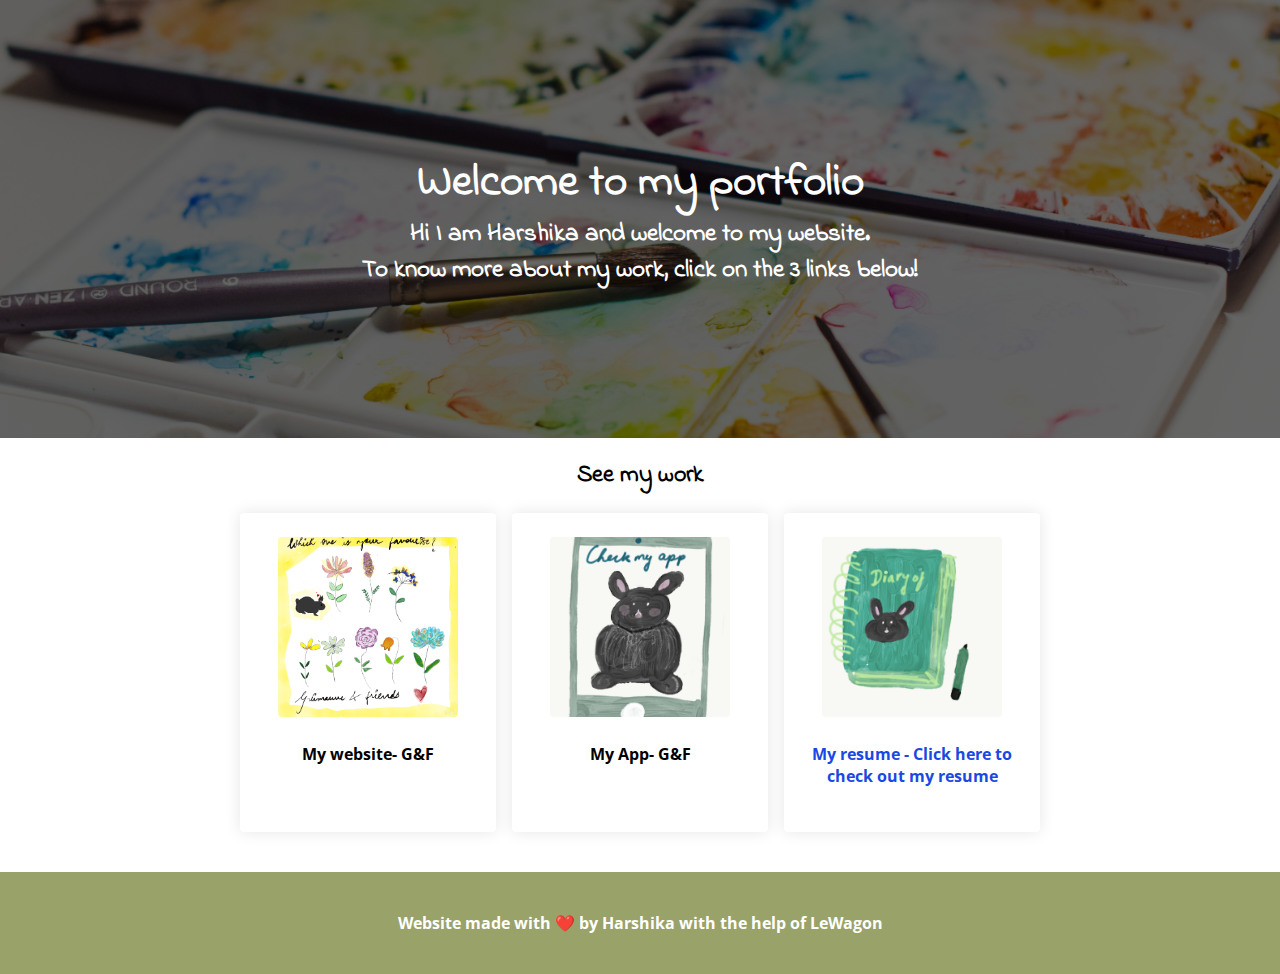
<file: index.html>
<!DOCTYPE html>
<html lang="en">
  <head>
    <meta charset="UTF-8">
    <title>Portfolio-Harshika</title>

    <!-- Importing fonts from Google Fonts-->
<link href="https://fonts.googleapis.com/css2?family=Open+Sans:ital@1&display=swap" rel="stylesheet">
   <link href="https://fonts.googleapis.com/css2?family=Indie+Flower&display=swap" rel="stylesheet">

    <!-- Importing our stylesheet -->
    <link rel="stylesheet" href="style.css">
  </head>
  <body>
    <!-- Code your Banner section -->
    <div class="banner">
      <h1>Welcome to my portfolio</h1>
      <h2>Hi I am Harshika and welcome to my website.</br>To know more about my work, click on the 3 links below!</h2>
  
    </div>

    <!-- Code your Cards section -->
    <div class="container">
      <h2>See my work</h2>
      <!-- Cards container -->
      <div class="cards">

        <!-- Website card -->
        <div class="card">
        <a href="Website.html" target="_blank">
          <img src="images/Guimauve_Flower.png" alt="">
      </a>
          <h4>My website- G&F</h4>
        </div>

        <!-- Application card -->
        <div class="card">
        	 <a href="https://www.figma.com/proto/jAPiXpZGo0zK8v1stASOr9/G-and-F_App_Harshika?node-id=25%3A2&scaling=scale-down" target="_blank">
          <img src="images/2.png" alt=""> </a>
          <h4>My App- G&F</h4>
        </div>

        <!-- Resume card -->
        <div class="card">
            <a href="HarshikaBhandariResume.pdf" target="_blank">
          <img src="images/1..png" alt="">
          <h4>My resume - Click here to check out my resume</h4>
        </div>
      </div>
    </div>

    <!-- Code your Footer section -->
    <div class="footer">
      <div class="container">
        <p>Website made with ❤️ by Harshika with the help of LeWagon</p>
      </div>
    </div>

  </body>
</html>
</file>
<file: style.css>
/* #1A48E3 */
/* #404042 */
  body {

        font-family: 'Open Sans', sans-serif;
        font-size: 16px;
        text-align: center;

      }
      h1, h2, h3 {
      font-family: 'Indie Flower', cursive;
      font-size: 20px
      color:  #99a269;
      text-align: center;
      }




img {
  width: 150px;
  height: 150px;
  object-fit: cover;
}
a {
  color: #1A48E3;
  font-weight: bold;
  text-decoration: none;
  transition: .3s;
}
a:hover {
  color: #CE2FAE;
}

.container {
  width: 800px;
  margin: auto;
}

.banner {
  background-image: linear-gradient(rgba(0,0,0,0.6), rgba(0,0,0,0.6)), url('images/background_image.jpg');
  background-size: cover;
  background-position: center;
  padding: 150px 0;
  text-align: center;
}

.banner h1 {
  color: white;
  font-size: 45px;
  margin: 0;
}

.banner h2,h3 {
  color: white;
  font-size: 25px;
  margin: 0;
}

.banner p {
  color: white;
  font-size: 24px;
}

body {
  margin: 0;
}



.btn:hover {
  background-color: #0D1EC6;
  color: white;
}


.card {
  background: white;
  box-shadow: 0 0 16px rgba(0,0,0,0.1);
  border-radius: 4px;
  /*width: 200px;*/
  text-align: center;
  padding: 24px;
  flex-grow: 1;
}


.card img {
  width: 180px;
  height: 180px;
  object-fit: cover;
  border-radius: 4px;
}

.card h3 {
  margin-bottom: 0;
}

.footer {
  background:  #99a269;
  text-align: center;
  padding: 24px 0;
  color: #ffffff
}

.footer p {
  color: white;
}

.cards {
  display: grid;
  grid-template-columns: 1fr 1fr 1fr;
  grid-gap: 16px;
  margin-bottom: 24px;
}


@media (max-width: 800px) {
  .cards {
    grid-template-columns: 1fr;
  }
}



@media (min-width: 500px) {
  .container {
    width: 400px;
  }
}


@media (min-width: 800px) {
  .container {
    width: 600px;
  }
}

@media (min-width: 1000px) {
  .container {
    width: 800px;
  }
}
</file>
